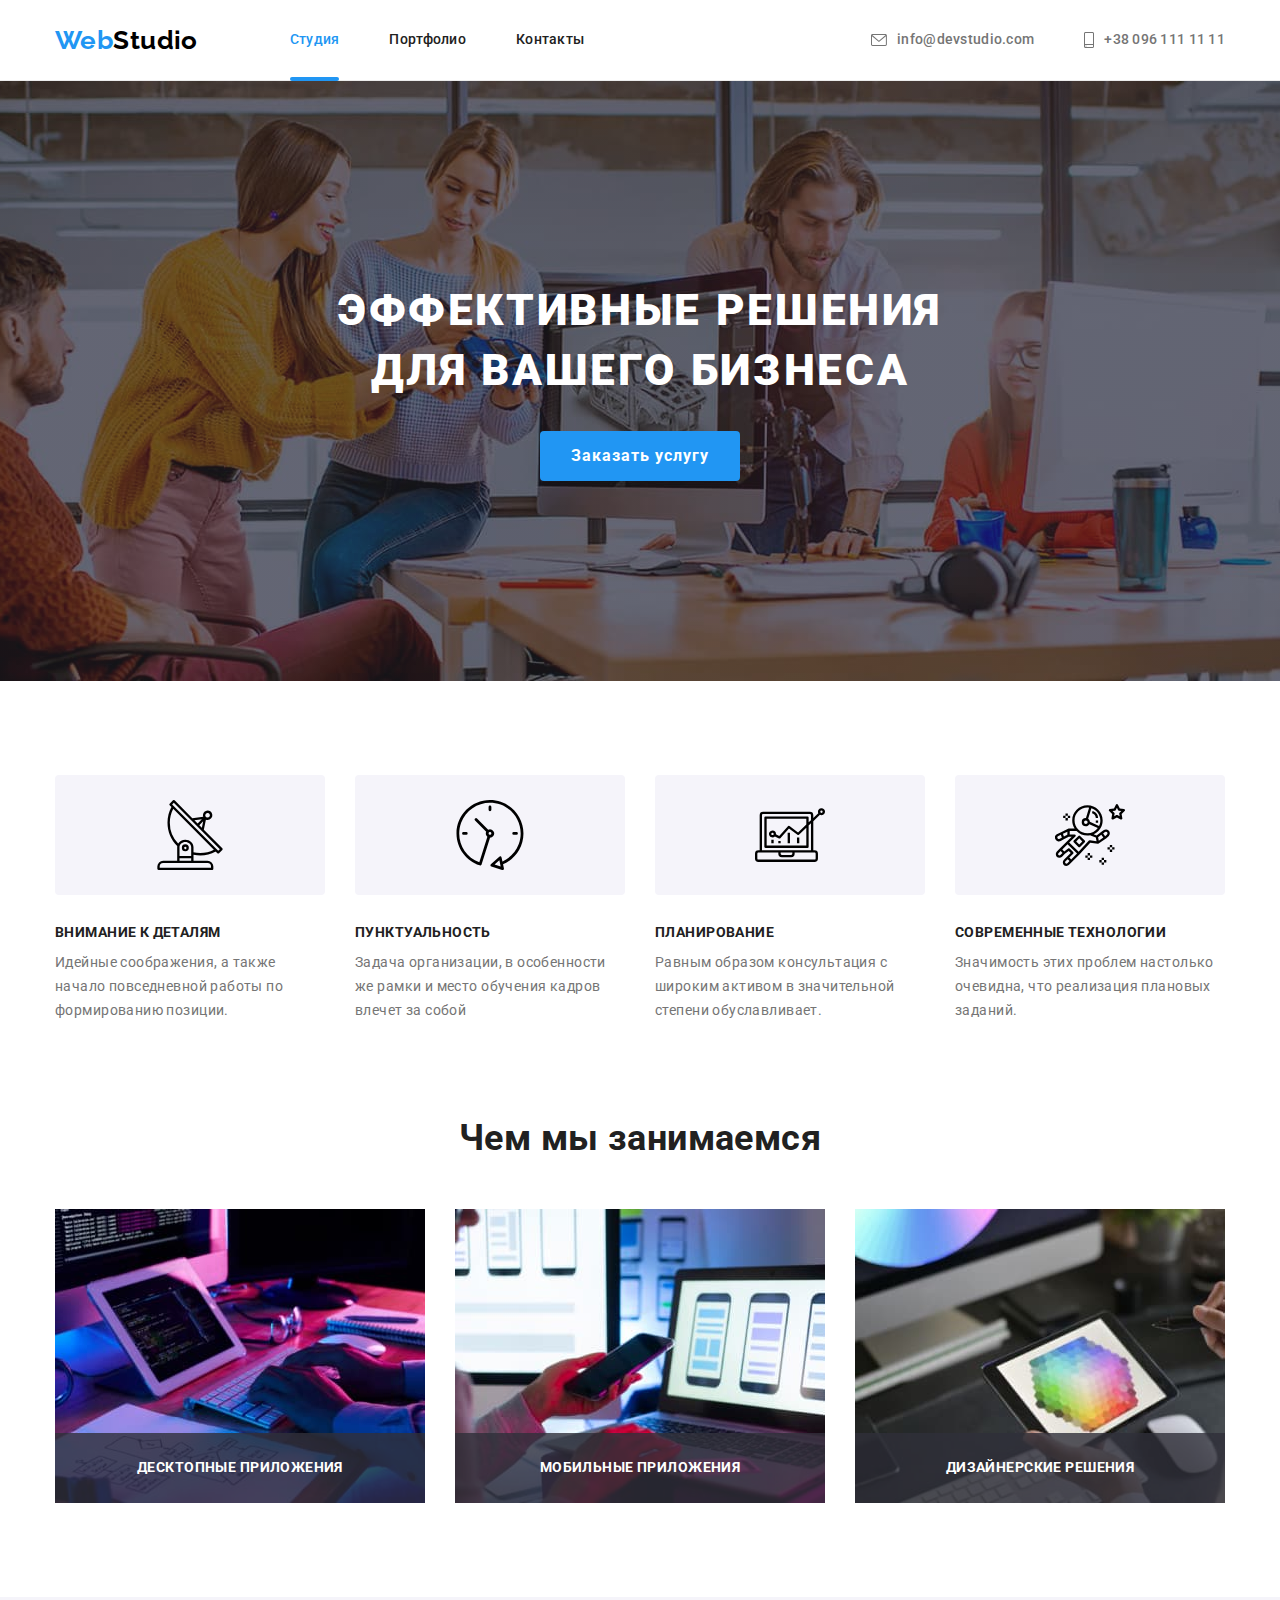
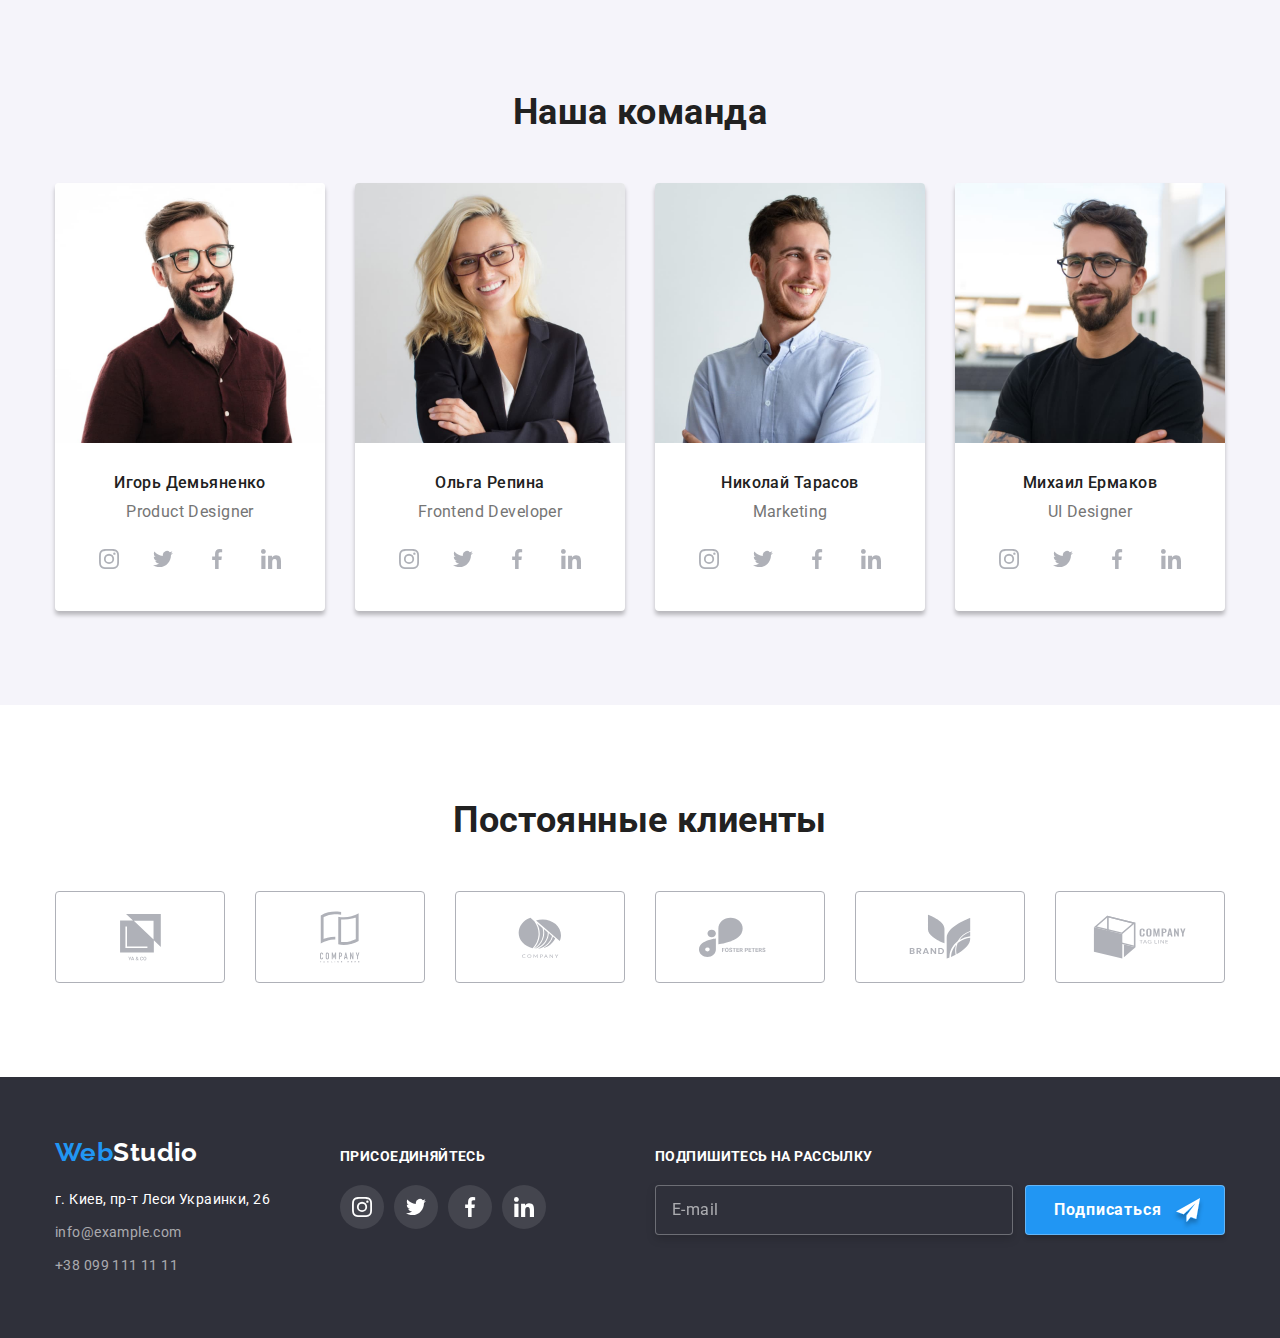
<file: index.html>
<!DOCTYPE html>
<html lang="ru">
<head>
    <meta charset="UTF-8">
    <meta name="viewport" content="width=device-width, initial-scale=1.0">
    <title>WebStudio</title>
    <link rel="preconnect" href="https://fonts.googleapis.com">
    <link rel="preconnect" href="https://fonts.gstatic.com" crossorigin>
    <link href="https://fonts.googleapis.com/css2?family=Raleway:wght@700&family=Roboto:wght@400;500;700;900&display=swap" rel="stylesheet">
    <link rel="stylesheet" href="https://cdnjs.cloudflare.com/ajax/libs/modern-normalize/1.1.0/modern-normalize.min.css">
    <link rel="stylesheet" href="./css/styles.css">
</head>
<body>
    <!-- Header -->
    <header class="header">
        <div class="conteiner main-nav">
            <nav class="navigation">
                <a class="header-logo link" href="./index.html"><span class="logo">Web</span>Studio</a>
                <ul class="navigation-list list">
                    <li class="navigation-list-item">
                        <a class="navigation-list-link link current" href="./index.html">Студия</a>
                    </li>
                    <li class="navigation-list-item">
                        <a class="navigation-list-link link" href="./portfolio.html">Портфолио</a>
                    </li>
                    <li class="navigation-list-item">
                        <a class="navigation-list-link link" href="">Контакты</a>
                    </li>
                </ul>
            </nav>
            <ul class="header-list list">
                <li class="header-list-item">
                    <a class="header-list-link link" href="mailto:info@devstudio.com">
                            <svg class="header-list-svg" width="16" height="12">
                                <use href="./images/icons.svg#envelope"></use>
                            </svg>
                        info@devstudio.com
                    </a>
                </li>
                <li class="header-list-item">
                    <a class="header-list-link link" href="tel:+380961111111">
                            <svg class="header-list-svg" width="10" height="16">
                                <use href="./images/icons.svg#smartphone"></use>
                            </svg>
                            +38 096 111 11 11
                    </a>
                </li>
            </ul>
        </div>
    </header>
    <main>
            <!-- Hero -->
        <section class="hero">
            <div class="conteiner">
                <h1 class="hero-title">Эффективные решения для вашего бизнеса</h1>
                <button class="hero-btn" type="button" data-modal-open>Заказать услугу</button>
            </div>
        </section>
        <!-- About us -->
        <section class="about-us section">
            <div class="conteiner">
                <h2 class="visually-hidden">Наши преимущества</h2>
                <ul class="about-us-list list">
                    <li class="about-us-item">
                        <div class="about-us-icon">
                            <svg class="about-us-svg" width="70" height="70">
                                <use href="./images/icons.svg#antenna"></use>
                            </svg>
                        </div>
                        <h3 class="about-us-title">Внимание к деталям</h3>
                        <p class="about-us-text">Идейные соображения, а также начало повседневной работы по формированию позиции.</p>
                    </li>
                    <li class="about-us-item">
                        <div class="about-us-icon">
                            <svg class="about-us-svg" width="70" height="70">
                                <use href="./images/icons.svg#clock"></use>
                            </svg>
                        </div>
                        <h3 class="about-us-title">Пунктуальность</h3>
                        <p class="about-us-text">Задача организации, в особенности же рамки и место обучения кадров влечет за собой</p>
                    </li>
                    <li class="about-us-item">
                        <div class="about-us-icon">
                            <svg class="about-us-svg" width="70" height="70">
                                <use href="./images/icons.svg#diagram"></use>
                            </svg>
                        </div>
                        <h3 class="about-us-title">Планирование</h3>
                        <p class="about-us-text">Равным образом консультация с широким активом в значительной степени обуславливает.</p>
                    </li>
                    <li class="about-us-item">
                        <div class="about-us-icon">
                            <svg class="about-us-svg" width="70" height="70">
                                <use href="./images/icons.svg#astronaut"></use>
                            </svg>
                        </div>
                        <h3 class="about-us-title">Современные технологии</h3>
                        <p class="about-us-text">Значимость этих проблем настолько очевидна, что реализация плановых заданий.</p>
                    </li>
                </ul>
            </div>
        </section>
        <!-- Our work -->
        <section class="our-work">
            <div class="conteiner">
                <h2 class="our-work-title">Чем мы занимаемся</h2>
                <ul class="our-work-list list">
                    <li class="our-work-item">
                        <div class="our-work-content">
                            <p class="our-work-text">Десктопные приложения</p>
                        </div>
                        <img class="our-work-img" src="./images/box1.jpg" alt="Ноутбук" width="370" height="294">
                    </li>
                    <li class="our-work-item">
                        <div class="our-work-content">
                            <p class="our-work-text">Мобильные приложения</p>
                        </div>
                        <img class="our-work-img" src="./images/box2.jpg" alt="Телефон" width="370" height="294">
                    </li>
                    <li class="our-work-item">
                        <div class="our-work-content">
                            <p class="our-work-text">Дизайнерские решения</p>
                        </div>
                        <img class="our-work-img" src="./images/box3.jpg" alt="Планшет" width="370" height="294">
                    </li>
                </ul>
            </div>
        </section>
        <!-- Our team -->
        <section class="our-team section">
            <div class="conteiner">
                <h2 class="our-team-title">Наша команда</h2>
                <ul class="our-team-list list">
                    <li class="our-team-item">
                        <img class="our-team-img" src="./images/img1.jpg" alt="Product Designer" width="270" height="260">
                        <div class="our-team-info">
                            <h3 class="our-team-name">Игорь Демьяненко</h3>
                            <p class="our-team-text" lang="en">Product Designer</p>
                            <ul class="our-team-social-icon-list list">
                                <li class="our-team-social-icon-item">
                                    <a href="" class="our-team-social-icon-link">
                                        <svg class="social-icon" width="20" height="20">
                                            <use href="./images/icons.svg#instagram"></use>
                                        </svg>
                                    </a>
                                </li>
                                <li class="our-team-social-icon-item">
                                    <a href="" class="our-team-social-icon-link">
                                        <svg class="social-icon" width="20" height="20">
                                            <use href="./images/icons.svg#twitter"></use>
                                        </svg>
                                    </a>
                                </li>
                                <li class="our-team-social-icon-item">
                                    <a href="" class="our-team-social-icon-link">
                                        <svg class="social-icon" width="20" height="20">
                                            <use href="./images/icons.svg#facebook"></use>
                                        </svg>
                                    </a>
                                </li>
                                <li class="our-team-social-icon-item">
                                    <a href="" class="our-team-social-icon-link">
                                        <svg class="social-icon" width="20" height="20">
                                            <use href="./images/icons.svg#linkedin"></use>
                                        </svg>
                                    </a>
                                </li>
                            </ul>
                        </div>
                    </li>
                    <li class="our-team-item">
                        <img class="our-team-img" src="./images/img2.jpg" alt="Frontend Developer" width="270" height="260">
                        <div class="our-team-info">
                            <h3 class="our-team-name">Ольга Репина</h3>
                            <p class="our-team-text" lang="en">Frontend Developer</p>
                            <ul class="our-team-social-icon-list list">
                                <li class="our-team-social-icon-item">
                                    <a href="" class="our-team-social-icon-link">
                                        <svg class="social-icon" width="20" height="20">
                                            <use href="./images/icons.svg#instagram"></use>
                                        </svg>
                                    </a>
                                </li>
                                <li class="our-team-social-icon-item">
                                    <a href="" class="our-team-social-icon-link">
                                        <svg class="social-icon" width="20" height="20">
                                            <use href="./images/icons.svg#twitter"></use>
                                        </svg>
                                    </a>
                                </li>
                                <li class="our-team-social-icon-item">
                                    <a href="" class="our-team-social-icon-link">
                                        <svg class="social-icon" width="20" height="20">
                                            <use href="./images/icons.svg#facebook"></use>
                                        </svg>
                                    </a>
                                </li>
                                <li class="our-team-social-icon-item">
                                    <a href="" class="our-team-social-icon-link">
                                        <svg class="social-icon" width="20" height="20">
                                            <use href="./images/icons.svg#linkedin"></use>
                                        </svg>
                                    </a>
                                </li>
                            </ul>
                        </div>
                    </li>
                    <li class="our-team-item">
                        <img class="our-team-img" src="./images/img3.jpg" alt="Marketing" width="270" height="260">
                        <div class="our-team-info">
                            <h3 class="our-team-name">Николай Тарасов</h3>
                            <p class="our-team-text" lang="en">Marketing</p>
                            <ul class="our-team-social-icon-list list">
                                <li class="our-team-social-icon-item">
                                    <a href="" class="our-team-social-icon-link">
                                        <svg class="social-icon" width="20" height="20">
                                            <use href="./images/icons.svg#instagram"></use>
                                        </svg>
                                    </a>
                                </li>
                                <li class="our-team-social-icon-item">
                                    <a href="" class="our-team-social-icon-link">
                                        <svg class="social-icon" width="20" height="20">
                                            <use href="./images/icons.svg#twitter"></use>
                                        </svg>
                                    </a>
                                </li>
                                <li class="our-team-social-icon-item">
                                    <a href="" class="our-team-social-icon-link">
                                        <svg class="social-icon" width="20" height="20">
                                            <use href="./images/icons.svg#facebook"></use>
                                        </svg>
                                    </a>
                                </li>
                                <li class="our-team-social-icon-item">
                                    <a href="" class="our-team-social-icon-link">
                                        <svg class="social-icon" width="20" height="20">
                                            <use href="./images/icons.svg#linkedin"></use>
                                        </svg>
                                    </a>
                                </li>
                            </ul>
                        </div>
                    </li>
                    <li class="our-team-item">
                        <img class="our-team-img" src="./images/img4.jpg" alt="UI Designer" width="270" height="260">
                        <div class="our-team-info">
                            <h3 class="our-team-name">Михаил Ермаков</h3>
                            <p class="our-team-text" lang="en">UI Designer</p>
                            <ul class="our-team-social-icon-list list">
                                <li class="our-team-social-icon-item">
                                    <a href="" class="our-team-social-icon-link">
                                        <svg class="social-icon" width="20" height="20">
                                            <use href="./images/icons.svg#instagram"></use>
                                        </svg>
                                    </a>
                                </li>
                                <li class="our-team-social-icon-item">
                                    <a href="" class="our-team-social-icon-link">
                                        <svg class="social-icon" width="20" height="20">
                                            <use href="./images/icons.svg#twitter"></use>
                                        </svg>
                                    </a>
                                </li>
                                <li class="our-team-social-icon-item">
                                    <a href="" class="our-team-social-icon-link">
                                        <svg class="social-icon" width="20" height="20">
                                            <use href="./images/icons.svg#facebook"></use>
                                        </svg>
                                    </a>
                                </li>
                                <li class="our-team-social-icon-item">
                                    <a href="" class="our-team-social-icon-link">
                                        <svg class="social-icon" width="20" height="20">
                                            <use href="./images/icons.svg#linkedin"></use>
                                        </svg>
                                    </a>
                                </li>
                            </ul>
                        </div>
                    </li>
                </ul>
            </div>
        </section>
        <section class="client section">
            <div class="conteiner">
            <h2 class="client-title">Постоянные клиенты</h2>
            <ul class="client-list list">
                <li class="client-item">
                    <a href="" class="client-link">
                        <svg class="client-svg" width="41" height="46.7">
                            <use href="./images/icons.svg#client-one"></use>
                        </svg>
                    </a>
                </li>
                <li class="client-item">
                    <a href="" class="client-link">
                        <svg class="client-svg" width="40" height="52">
                            <use href="./images/icons.svg#client-two"></use>
                        </svg>
                    </a>
                </li>
                <li class="client-item">
                    <a href="" class="client-link">
                        <svg class="client-svg" width="43.46" height="41.18">
                            <use href="./images/icons.svg#client-three"></use>
                        </svg>
                    </a>
                </li>
                <li class="client-item">
                    <a href="" class="client-link">
                        <svg class="client-svg" width="84.44" height="40.62">
                            <use href="./images/icons.svg#client-four"></use>
                        </svg>
                    </a>
                </li>
                <li class="client-item">
                    <a href="" class="client-link">
                        <svg class="client-svg" width="62.54" height="45.43">
                            <use href="./images/icons.svg#client-five"></use>
                        </svg>
                    </a>
                </li>
                <li class="client-item">
                    <a href="" class="client-link">
                        <svg class="client-svg" width="93.79" height="43.93">
                            <use href="./images/icons.svg#client-six"></use>
                        </svg>
                    </a>
                </li>
            </ul>
            </div>

        </section>
    </main>
 
    <!-- Footer -->
    <footer class="footer">
        <div class="conteiner footer-conteiner">
            <div class="footer-info">
                <a class="footer-logo link" href="./index.html"><span class="logo">Web</span>Studio</a>
                <address class="footer-address">
                    <ul class="footer-address-list list">
                        <li class="footer-address-item">
                            <p class="footer-address-text">г. Киев, пр-т Леси Украинки, 26</p>
                        </li>
                        <li class="footer-address-item">
                            <a class="footer-address-link link" href="mailto:info@example.com">info@example.com</a>
                        </li>
                        <li class="footer-address-item">
                            <a class="footer-address-link link" href="tel:+380991111111">+38 099 111 11 11</a>
                        </li>
                    </ul>
                
                </address> 
            </div>
            <div class="footer-social-icon">
                <p class="footer-text">Присоединяйтесь</p>
                <ul class="footer-social-icon-list list">
                    <li class="footer-social-icon-item">
                        <a href="" class="footer-social-icon-link">
                            <svg class="social-icon" width="20" height="20">
                                <use href="./images/icons.svg#instagram"></use>
                            </svg>
                        </a>
                    </li>
                    <li class="footer-social-icon-item">
                        <a href="" class="footer-social-icon-link">
                            <svg class="social-icon" width="20" height="20">
                                <use href="./images/icons.svg#twitter"></use>
                            </svg>
                        </a>
                    </li>
                    <li class="footer-social-icon-item">
                        <a href="" class="footer-social-icon-link">
                            <svg class="social-icon" width="20" height="20">
                                <use href="./images/icons.svg#facebook"></use>
                            </svg>
                        </a>
                    </li>
                    <li class="footer-social-icon-item">
                        <a href="" class="footer-social-icon-link">
                            <svg class="social-icon" width="20" height="20">
                                <use href="./images/icons.svg#linkedin"></use>
                            </svg>
                        </a>
                    </li>
                </ul>


            </div>
            <div class="footer-send">
                <p class="footer-text">Подпишитесь на рассылку</p>
                <form class="footer-form">
                    <label for="footer-name"></label>
                    <input type="email" class="footer-input" name="footer-name" id="footer-name" placeholder="E-mail">
                    <button type="submit" class="footer-btn-send"><span class="send-text">Подписаться</span></button>

                </form>

            </div>
        </div>
    </footer>
    <div class="backdrop is-hidden" data-modal>
        <div class="modal">
            <button type="button" class="close-btn" data-modal-close>
                <svg class="close-btn-svg" width="11" height="11">
                    <use href="./images/icons.svg#close"></use>
                </svg>
            </button>
            <p class="modal-title">Оставьте свои данные, мы вам перезвоним</p>
            <form class="modal-form">
                <div class="modal-form-group">
                    <label for="user-name" class="form-label"><span class="modal-form-text">Имя</span></label>
                    <div class="modal-form-part">
                        <input type="text" class="modal-input" name="user-name" id="user-name">
                        <svg class="modal-svg" width="18" height="18">
                            <use href="./images/icons.svg#person-modal"></use>
                        </svg>
                    </div>

                </div>
                <div class="modal-form-group">
                    <label for="tel" class="form-label"><span class="modal-form-text">Телефон</span></label>
                    <div class="modal-form-part">
                        <input type="tel" class="modal-input" name="tel" id="tel">
                        <svg class="modal-svg" width="18" height="18">
                            <use href="./images/icons.svg#phone-modal"></use>
                        </svg>
                    </div>

                </div>
                <div class="modal-form-group">
                    <label for="mail" class="form-label"><span class="modal-form-text">Почта</span></label>
                    <div class="modal-form-part">
                        <input type="email" class="modal-input" name="mail" id="mail">
                        <svg class="modal-svg" width="18" height="18">
                            <use href="./images/icons.svg#email-modal"></use>
                        </svg>
                    </div>

                </div>
                <div class="modal-form-group">
                    <label for="comment" class="form-label"><span class="modal-form-text">Комментарий</span></label>
                    <textarea class="modal-textarea" name="comment" id="comment" placeholder="Введите текст"></textarea>
                </div>
                <div class="modal-checkbox">
                    <input type="checkbox" class="checkbox-input" name="polyci" id="policy">
                    <label for="policy" class="checkbox-label">
                        <span class="checkbox-text">Соглашаюсь с рассылкой и принимаю <a href="" class="checkbox-link">Условия договора</a></span>
                    </label>
                        
                                  

                </div>

                <div class="modal-form-btn">
                    <button type="submit" class="modal-btn-send">Отправить</button>
                </div>

            </form>
        </div>
    </div>
    <script src="./js/modal.js"></script>
</body>
</html>
</file>
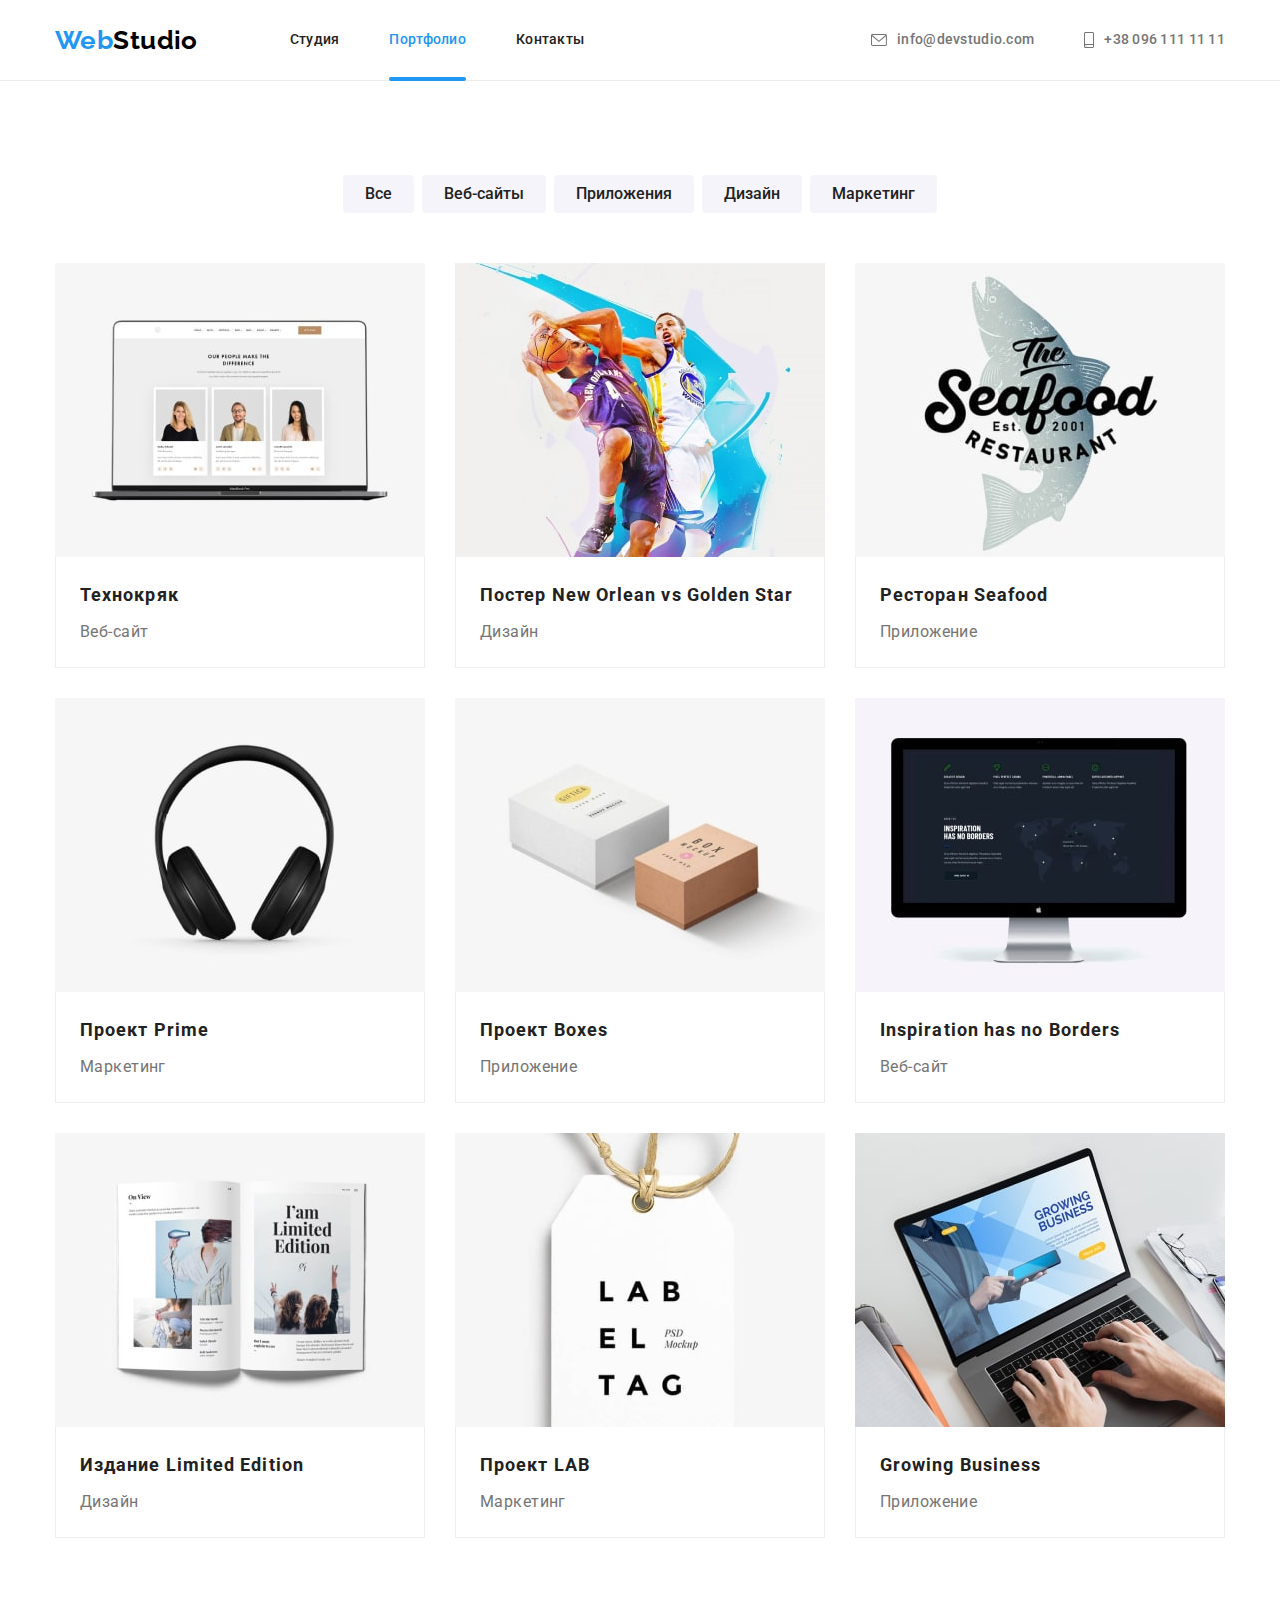
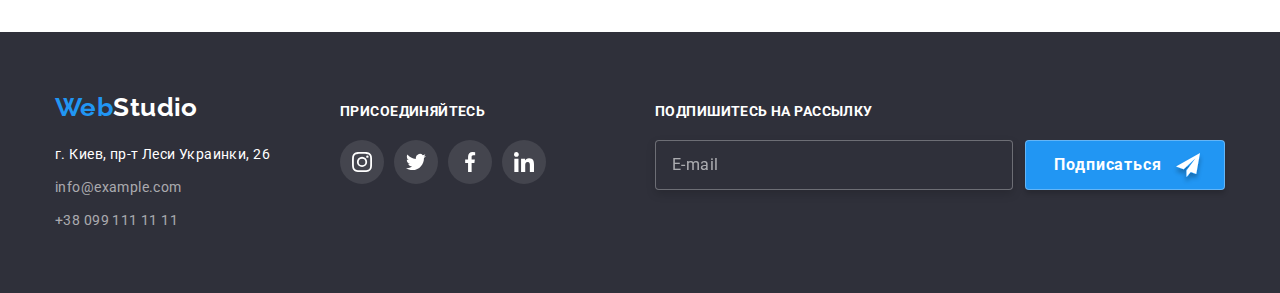
<file: portfolio.html>
<!DOCTYPE html>
<html lang="ru">
<head>
    <meta charset="UTF-8">
    <meta name="viewport" content="width=device-width, initial-scale=1.0">
    <title>WebStudio</title>
    <link rel="preconnect" href="https://fonts.googleapis.com">
    <link rel="preconnect" href="https://fonts.gstatic.com" crossorigin>
    <link href="https://fonts.googleapis.com/css2?family=Raleway:wght@700&family=Roboto:wght@400;500;700;900&display=swap" rel="stylesheet">
    <link rel="stylesheet" href="https://cdnjs.cloudflare.com/ajax/libs/modern-normalize/1.1.0/modern-normalize.min.css">
    <link rel="stylesheet" href="./css/styles.css">
</head>
<body>
     <!-- Header -->
     <header class="header">
        <div class="conteiner main-nav">
            <nav class="navigation">
                <a class="header-logo link" href="./index.html"><span class="logo">Web</span>Studio</a>
                <ul class="navigation-list list">
                    <li class="navigation-list-item">
                        <a class="navigation-list-link link" href="./index.html">Студия</a>
                    </li>
                    <li class="navigation-list-item">
                        <a class="navigation-list-link link current" href="./portfolio.html">Портфолио</a>
                    </li>
                    <li class="navigation-list-item">
                        <a class="navigation-list-link link" href="">Контакты</a>
                    </li>
                </ul>
            </nav>
            <ul class="header-list list">
                <li class="header-list-item">
                    <a class="header-list-link link" href="mailto:info@devstudio.com">
                            <svg class="header-list-svg" width="16" height="12">
                                <use href="./images/icons.svg#envelope"></use>
                            </svg>
                        info@devstudio.com
                    </a>
                </li>
                <li class="header-list-item">
                    <a class="header-list-link link" href="tel:+380961111111">
                            <svg class="header-list-svg" width="10" height="16">
                                <use href="./images/icons.svg#smartphone"></use>
                            </svg>
                            +38 096 111 11 11
                    </a>
                </li>
            </ul>
        </div>
    </header>
    <!-- Portfolio -->
    <main>
        <section class="portfolio section">
            <div class="conteiner">
                <h1 class="visually-hidden">Portfolio</h1>
                <ul class="portfolio-navigation-list list">
                    <li class="portfolio-navigation-item">
                        <button class="portfolio-btn" type="button">Все</button>
                    </li>
                    <li class="portfolio-navigation-item">
                        <button class="portfolio-btn" type="button">Веб-сайты</button>
                    </li>
                    <li class="portfolio-navigation-item">
                        <button class="portfolio-btn" type="button">Приложения</button>
                    </li>
                    <li class="portfolio-navigation-item">
                        <button class="portfolio-btn" type="button">Дизайн</button>
                    </li>
                    <li class="portfolio-navigation-item">
                        <button class="portfolio-btn" type="button">Маркетинг</button>
                    </li>
                </ul>
                <ul class="portfolio-list list">
                    <li class="portfolio-list-item">
                        <a class="portfolio-list-link link" href="">
                            <div class="portfolio-overlay">
                                <img class="portfolio-list-img" src="./images/portfolio1.jpg" alt="Компания 1" width="370" height="294">
                                <p class="portfolio-overlay-text">Ресурс предлагает комплексные предложения с разным уровнем функционала и сервисов. Все это позволит посетителю получить исчерпывающие сведения о компании или частном лице.</p>

                            </div>
                            
                            <div class="portfolio-list-info">
                                <h2 class="portfolio-list-title">Технокряк</h2>
                                <p class="portfolio-list-text">Веб-сайт</p>
                            </div>
                        </a>
                    </li>
                    <li class="portfolio-list-item">
                        <a class="portfolio-list-link link" href="">
                            <div class="portfolio-overlay">
                                <img class="portfolio-list-img" src="./images/portfolio2.jpg" alt="Компания 2" width="370" height="294">
                                <p class="portfolio-overlay-text">Ресурс предлагает комплексные предложения с разным уровнем функционала и сервисов. Все это позволит посетителю получить исчерпывающие сведения о компании или частном лице.</p>

                            </div>
                            
                            <div class="portfolio-list-info">
                                <h2 class="portfolio-list-title">Постер New Orlean vs Golden Star</h2>
                                <p class="portfolio-list-text">Дизайн</p>
                            </div>
                        </a>
                    </li>
                    <li class="portfolio-list-item">
                        <a class="portfolio-list-link link" href="">
                            <div class="portfolio-overlay">
                                <img class="portfolio-list-img" src="./images/portfolio3.jpg" alt="Компания 3" width="370" height="294">
                                <p class="portfolio-overlay-text">Ресурс предлагает комплексные предложения с разным уровнем функционала и сервисов. Все это позволит посетителю получить исчерпывающие сведения о компании или частном лице.</p>

                            </div>
                            <div class="portfolio-list-info">
                                <h2 class="portfolio-list-title">Ресторан Seafood</h2>
                                <p class="portfolio-list-text">Приложение</p>
                            </div>
                        </a>
                    </li>
                    <li class="portfolio-list-item">
                        <a class="portfolio-list-link link" href="">
                            <div class="portfolio-overlay">
                                <img class="portfolio-list-img" src="./images/portfolio4.jpg" alt="Компания 4" width="370" height="294">
                                <p class="portfolio-overlay-text">Ресурс предлагает комплексные предложения с разным уровнем функционала и сервисов. Все это позволит посетителю получить исчерпывающие сведения о компании или частном лице.</p>

                            </div>
                           
                            <div class="portfolio-list-info">
                                <h2 class="portfolio-list-title">Проект Prime</h2>
                                <p class="portfolio-list-text">Маркетинг</p>
                            </div>
                        </a>
                    </li>
                    <li class="portfolio-list-item">
                        <a class="portfolio-list-link link" href="">
                            <div class="portfolio-overlay">
                                <img class="portfolio-list-img" src="./images/portfolio5.jpg" alt="Компания 5" width="370" height="294">
                                <p class="portfolio-overlay-text">Ресурс предлагает комплексные предложения с разным уровнем функционала и сервисов. Все это позволит посетителю получить исчерпывающие сведения о компании или частном лице.</p>

                            </div>
                            
                            <div class="portfolio-list-info">
                                <h2 class="portfolio-list-title">Проект Boxes</h2>
                                <p class="portfolio-list-text">Приложение</p>
                            </div>
                        </a>
                    </li>
                    <li class="portfolio-list-item">
                        <a class="portfolio-list-link link" href="">
                            <div class="portfolio-overlay">
                                <img class="portfolio-list-img" src="./images/portfolio6.jpg" alt="Компания 6" width="370" height="294">
                                <p class="portfolio-overlay-text">Ресурс предлагает комплексные предложения с разным уровнем функционала и сервисов. Все это позволит посетителю получить исчерпывающие сведения о компании или частном лице.</p>

                            </div>
                            
                            <div class="portfolio-list-info">
                                <h2 class="portfolio-list-title">Inspiration has no Borders</h2>
                                <p class="portfolio-list-text">Веб-сайт</p>
                            </div>
                        </a>
                    </li>
                    <li class="portfolio-list-item">
                        <a class="portfolio-list-link link" href="">
                            <div class="portfolio-overlay">
                                <img class="portfolio-list-img" src="./images/portfolio7.jpg" alt="Компания 7" width="370" height="294">
                                <p class="portfolio-overlay-text">Ресурс предлагает комплексные предложения с разным уровнем функционала и сервисов. Все это позволит посетителю получить исчерпывающие сведения о компании или частном лице.</p>

                            </div>
                            
                            <div class="portfolio-list-info">
                                <h2 class="portfolio-list-title">Издание Limited Edition</h2>
                                <p class="portfolio-list-text">Дизайн</p>
                            </div>
                        </a>
                    </li>
                    <li class="portfolio-list-item">
                        <a class="portfolio-list-link link" href="">
                            <div class="portfolio-overlay">
                                <img class="portfolio-list-img" src="./images/portfolio8.jpg" alt="Компания 8" width="370" height="294">
                                <p class="portfolio-overlay-text">Ресурс предлагает комплексные предложения с разным уровнем функционала и сервисов. Все это позволит посетителю получить исчерпывающие сведения о компании или частном лице.</p>

                            </div>
                            
                            <div class="portfolio-list-info">
                                <h2 class="portfolio-list-title">Проект LAB</h2>
                                <p class="portfolio-list-text">Маркетинг</p>
                            </div>
                        </a>
                    </li>
                    <li class="portfolio-list-item">
                        <a class="portfolio-list-link link" href="">
                            <div class="portfolio-overlay">
                                <img class="portfolio-list-img" src="./images/portfolio9.jpg" alt="Компания 9" width="370" height="294">
                                <p class="portfolio-overlay-text">Ресурс предлагает комплексные предложения с разным уровнем функционала и сервисов. Все это позволит посетителю получить исчерпывающие сведения о компании или частном лице.</p>

                            </div>
                            
                            <div class="portfolio-list-info">
                                <h2 class="portfolio-list-title">Growing Business</h2>
                                <p class="portfolio-list-text">Приложение</p>
                            </div>
                        </a>
                    </li>
                </ul>
            </div>

        </section>
    </main>
    <!-- footer -->
    <footer class="footer">
        <div class="conteiner footer-conteiner">
            <div class="footer-info">
                <a class="footer-logo link" href="./index.html"><span class="logo">Web</span>Studio</a>
                <address class="footer-address">
                    <ul class="footer-address-list list">
                        <li class="footer-address-item">
                            <p class="footer-address-text">г. Киев, пр-т Леси Украинки, 26</p>
                        </li>
                        <li class="footer-address-item">
                            <a class="footer-address-link link" href="mailto:info@example.com">info@example.com</a>
                        </li>
                        <li class="footer-address-item">
                            <a class="footer-address-link link" href="tel:+380991111111">+38 099 111 11 11</a>
                        </li>
                    </ul>
                
                </address> 
            </div>
            <div class="footer-social-icon">
                <p class="footer-text">Присоединяйтесь</p>
                <ul class="footer-social-icon-list list">
                    <li class="footer-social-icon-item">
                        <a href="" class="footer-social-icon-link">
                            <svg class="social-icon" width="20" height="20">
                                <use href="./images/icons.svg#instagram"></use>
                            </svg>
                        </a>
                    </li>
                    <li class="footer-social-icon-item">
                        <a href="" class="footer-social-icon-link">
                            <svg class="social-icon" width="20" height="20">
                                <use href="./images/icons.svg#twitter"></use>
                            </svg>
                        </a>
                    </li>
                    <li class="footer-social-icon-item">
                        <a href="" class="footer-social-icon-link">
                            <svg class="social-icon" width="20" height="20">
                                <use href="./images/icons.svg#facebook"></use>
                            </svg>
                        </a>
                    </li>
                    <li class="footer-social-icon-item">
                        <a href="" class="footer-social-icon-link">
                            <svg class="social-icon" width="20" height="20">
                                <use href="./images/icons.svg#linkedin"></use>
                            </svg>
                        </a>
                    </li>
                </ul>


            </div>
            <div class="footer-send">
                <p class="footer-text">Подпишитесь на рассылку</p>
                <form class="footer-form">
                    <label for="footer-name"></label>
                    <input type="email" class="footer-input" name="footer-name" id="footer-name" placeholder="E-mail">
                    <button type="submit" class="footer-btn-send"><span class="send-text">Подписаться</span></button>

                </form>

            </div>
        </div>
    </footer>
    
</body>
</html>
</file>
<file: css/styles.css>
:root {
    --accent-color: #2196F3;
    --main-color: #212121; 
    --second-color: #757575;
    --next-color: #FFFFFF;
    --primary-black-color: #000000;
    --bg-color:#2F303A;
    --second-bg-color: #F5F4FA;
    --address-link-color: rgba(255, 255, 255, 0.6);
    --border-color: #EEEEEE;
}
 
body {
    font-family: 'Roboto',  Tahoma, sans-serif;
    color: var( --main-color);
    background-color: var(--next-color);
    letter-spacing: 0.03em;
    font-size: 14px;
}
p, h1, h2, h3, h4, h5, h6 {
    margin: 0;
}
ul {
    padding-left: 0;
    margin: 0;
}
img{
    display: block;
    max-width: 100%;
    height: auto;
}
.link {
    text-decoration: none;
}
.list {
    list-style: none;
}
.visually-hidden {
    position: absolute;
    white-space: nowrap;
    width: 1px;
    height: 1px;
    overflow: hidden;
    border: 0;
    padding: 0;
    clip: rect(0 0 0 0);
    clip-path: inset(50%);
    margin: -1px;
  }
 
.conteiner{
    width: 1200px;
    padding-left: 15px;
    padding-right: 15px;
    margin: 0 auto;

}
.section{
    padding-top: 94px;
    padding-bottom: 94px;
}
.header{
    border-bottom: 1px solid #ECECEC;
}

.header-logo {
    margin-right: 92px;

    font-family: 'Raleway';
    font-weight: 700;
    font-size: 26px;
    line-height: 1.19;
    color: var(--primary-black-color);

}
.logo {
    color: var(--accent-color);
}
.main-nav{
    display: flex;
    align-items: center;
    justify-content: space-between;
}
.navigation{
    display: flex;
    align-items: center;
}
.navigation-list{
    display: flex;
}
.navigation-list-item:not(:last-child){
    margin-right: 50px;
}
.navigation-list-link {
    position: relative;
    display: block;
    padding-top: 32px;
    padding-bottom: 32px;
    

    font-weight: 500;
    line-height: 1.14;
    letter-spacing: 0.02em;
    color: var( --main-color);

    transition: color 250ms cubic-bezier(0.4, 0, 0.2, 1);
}
.current {
    color: var(--accent-color);
}
.current::after{
    content: "";
    display: block;
    position: absolute;
    bottom: -1px;
    height: 4px;
    width: 100%;
    border-radius: 2px;
    background-color: var(--accent-color);
}
.header-list{
    display: flex;
}
.header-list-item:not(:last-child){
    margin-right: 50px;
}

.header-list-link{
    display: flex;
    align-items: center;
    padding-top: 32px;
    padding-bottom: 32px;

    font-weight: 500;
    line-height: 1.14;
    letter-spacing: 0.02em;
    color: var( --second-color);
    fill: var(--second-color);
    
    transition: color 250ms cubic-bezier(0.4, 0, 0.2, 1),
                fill 250ms cubic-bezier(0.4, 0, 0.2, 1);

}
.navigation-list-link:hover,
.navigation-list-link:focus{
    color: var(--accent-color);
}
.header-list-svg{
    margin-right: 10px;
    
}

.header-list-link:hover,
.header-list-link:focus{
    color: var(--accent-color);
    fill: var(--accent-color);
    
}


.hero{
    padding-top: 200px;
    padding-bottom: 200px;
    text-align: center;

    height: 600px;
    max-width: 1600px;
    margin-left: auto;
    margin-right: auto;
    background-color: var(--bg-color);
    background-image: linear-gradient(rgba(47, 48, 58, 0.4), rgba(47, 48, 58, 0.4)), url(../images/hero.jpg);
    background-repeat: no-repeat;
    background-size: cover;
    background-position: center;
    
 }
.hero-title{
    width: 696px;
    margin: 0 auto;
    margin-bottom: 30px;
    font-weight: 900;
    font-size: 44px;
    line-height: 1.36;
    letter-spacing: 0.06em;
    text-transform: uppercase;
    color: var(--next-color);
}
.hero-btn{
    text-align: center;
    border: none;
    border-radius: 4px;
    
    background-color: var(--accent-color);
    font-family: 'Roboto';
    font-weight: 700;
    font-size: 16px;
    line-height: 1.88;
    letter-spacing: 0.06em;
    color: var(--next-color);
    cursor: pointer;
    
    min-width: 200px;
    height: 50px;

}
.about-us-list{
    display: flex;
}
.about-us-item{
    width: 270px;
}
.about-us-item:not(:last-child){
    margin-right: 30px;
}
.about-us-icon{
    display: flex;
    justify-content: center;
    align-items: center;
    height: 120px;
    background-color: #F5F4FA;
    border-radius: 4px;
    margin-bottom: 30px;
}
.about-us-title{
    margin-bottom: 10px;

    font-size: 14px;
    line-height: 1.14;
    text-transform: uppercase;
}
.about-us-text{
    line-height: 1.71;
    color: var(--second-color);
}
.our-work{
    padding-bottom: 94px;
}
.our-work-list{
    display: flex;
}
.our-work-item:not(:last-child){
margin-right: 30px;
}
.our-work-item{
    position: relative;
}
.our-work-content{
    display: flex;
    justify-content: center;
    align-items: center;
    position: absolute;
    bottom: 0;
    left: 0;
    width: 100%;
    height: 70px;
    background-color: rgba(47, 48, 58, 0.8);
    
}
.our-work-text{
    font-weight: 700;
    line-height: 1.14;
    text-transform: uppercase;

    color: #FFFFFF;

}
.our-work-title,
.our-team-title,
.client-title{
    margin-bottom: 50px;
    font-size: 36px;
    line-height: 1.17;
    text-align: center;
}
.our-team{
    background-color:#F5F4FA;
}
.our-team-list{
    display: flex;
}
.our-team-item{
    width: 270px;
    border-radius: 4px;
    overflow: hidden;
    background-color: #fff;
    box-shadow: 0px 4px 4px 0px rgba(0, 0, 0, 0.25);
}
.our-team-item:not(:last-child){
    margin-right: 30px;
}
.our-team-info{
    padding-top: 30px;
    padding-bottom: 30px;
    padding-right: 32px;
    padding-left: 32px;
    text-align: center;
}
.our-team-name{
    margin-bottom: 10px;
    font-weight: 500;
    font-size: 16px;
    line-height: 1.19;
}

.our-team-text{
    font-size: 16px;
    line-height: 1.19;
    color: var(--second-color);
}
.our-team-social-icon-list{
    display: flex;
    justify-content: space-between;
    margin-top: 16px;
}
.our-team-social-icon-link{
    display: flex;
    justify-content: center;
    align-items: center;
    width: 44px;
    height: 44px;
    border-radius: 50%;
    fill: #AFB1B8; 

    transition: background-color 250ms cubic-bezier(0.4, 0, 0.2, 1),
                fill 250ms cubic-bezier(0.4, 0, 0.2, 1);
}

.our-team-social-icon-link:hover,
.our-team-social-icon-link:focus{
    background-color: var(--accent-color);
    fill: var(--next-color);
}
.client-list{
    display: flex;
}
.client-link{
    display: flex;
    justify-content: center;
    align-items: center;
    width: 170px;
    height: 92px;
    border-radius: 4px;
    fill: #AFB1B8; 
    border: 1px solid #AFB1B8;

    transition: border 250ms cubic-bezier(0.4, 0, 0.2, 1),
                fill 250ms cubic-bezier(0.4, 0, 0.2, 1);
}
.client-link:hover,
.client-link:focus{
    border: 1px solid var(--accent-color);
    fill: var(--accent-color);
}
.client-item:not(:last-child){
    margin-right: 30px;
}
.footer{
    background-color: var(--bg-color);
    padding-top: 60px;
    padding-bottom: 60px;
    }
.footer-conteiner{
    display: flex;
    align-items: baseline;
    }
.footer-logo {
    font-family: 'Raleway';
    font-weight: 700;
    font-size: 26px;
    line-height: 1.19;
    color: var(--next-color);

}
.logo {
    color: var(--accent-color);
}

.footer-address{
    margin-top: 20px;
}
.footer-address-item:not(:last-child){
    margin-bottom: 9px;
}
.footer-address-text{
    font-style: normal;
    line-height: 1.71;
    color: var(--next-color);

}
.footer-address-link{
    font-style: normal;
    line-height: 1.71;
    color: var(--address-link-color);
}

.footer-text{
    font-weight: 700;
    line-height: 1.14;
    text-transform: uppercase;
    color: #FFFFFF;
    margin-bottom: 20px;

}
.footer-social-icon{
    margin-left: 70px;
    margin-right: auto;
}
.footer-social-icon-list{
    display: flex;
}
.footer-social-icon-item:not(:last-child){
    margin-right: 10px;
}
.footer-social-icon-link{
    display: flex;
    justify-content: center;
    align-items: center;
    width: 44px;
    height: 44px;
    border-radius: 50%;
    fill: var(--next-color);
    background-color: rgba(255, 255, 255, 0.1);

    transition: background-color 250ms cubic-bezier(0.4, 0, 0.2, 1);
}
.footer-social-icon-link:hover,
.footer-social-icon-link:focus{
    background-color: var(--accent-color);
}
.footer-form{
    display: flex;
}
.footer-form input::placeholder{
    font-family: 'Roboto';
font-style: normal;
font-weight: 400;
font-size: 16px;
line-height: 1.25;
align-items: center;
letter-spacing: 0.03em;

color: rgba(255, 255, 255, 0.6);

}
.footer-input{
    width: 358px;
    height: 50px;
    border: 1px solid rgba(255, 255, 255, 0.3);
    filter: drop-shadow(0px 4px 4px rgba(0, 0, 0, 0.15));
    border-radius: 4px;
    background-color: var(--bg-color);
    padding-left: 16px;
    color: var(--next-color);
}
.footer-btn-send{
    min-width: 200px;
    height: 50px;
    background-color: var(--accent-color);
    color: var(--next-color);
    cursor: pointer;
    border: 1px solid rgba(255, 255, 255, 0.3);
    box-shadow: 0px 4px 4px rgba(0, 0, 0, 0.15);
    border-radius: 4px;
    margin-left: 12px;
}
.send-text{
    font-family: 'Roboto';
    font-weight: 700;
    font-size: 16px;
    line-height: 1.88;
    letter-spacing: 0.06em;
       
    display: flex;
    justify-content: center;
    align-items: center;
     
}
.send-text::after{
    content: url(../images/icon-send.svg);
    
    width: 24px;
    height: 24px;
    margin-left: 10px;
       
}
.backdrop{
    position: fixed;
    width: 100%;
    height: 100%;
    top: 0;
    left: 0;
    background-color: rgba(0, 0, 0, 0.2);
    opacity: 1;
    transition: opacity 250ms cubic-bezier(0.4, 0, 0.2, 1);
    
    
}
.modal{
    width: 528px;
    
    background-color: #fff;
    border-radius: 4px;
    box-shadow: (0px 4px 4px rgba(0, 0, 0, 0.25));

    position: absolute;
    top: 50%;
    left: 50%;
    transform: translate(-50%, -50%) scale(1,1);
    transition: transform 250ms cubic-bezier(0.4, 0, 0.2, 1);
    
    padding: 40px;
    
}
.close-btn{
    position: absolute;
    top: 8px;
    right: 8px;
    display: flex;
    justify-content: center;
    align-items: center;
    width: 30px;
    height: 30px;
    
    background-color: #fff;
    border-radius: 50%;
    border: 1px solid rgba(0, 0, 0, 0.1);
    transition: fill 250ms cubic-bezier(0.4, 0, 0.2, 1);
}
.close-btn:hover,
.close-btn:focus{
   fill: var(--accent-color);
}
.modal-title{
font-weight: 700;
font-size: 20px;
line-height: 1.15;
text-align: center;
margin-bottom: 12px;
    
}
.modal-form{
    width: 448px;
}
.modal-form-group{
    display: flex;
    flex-direction: column;
}
.modal-form-group:not(:last-child){
    margin-bottom: 10px;
}
.modal-form-group:last-child{

    margin-bottom: 20px;    
}
.modal-form-text{
    font-size: 12px;
    line-height: 1.17;
    letter-spacing: 0.01em;
    margin-bottom: 4px;

    color: var(--second-color);

}
.modal-form-part{
    position: relative;
}
.modal-input{
    padding: 11px 42px;
    border: 1px solid rgba(33, 33, 33, 0.2);
    border-radius: 4px;
    width: 100%;
    transition: outline-color 250ms cubic-bezier(0.4, 0, 0.2, 1);

}
.modal-svg{
    position: absolute;
    top: 50%;
    left: 12px;
    transform: translateY(-50%);
    transition: fill 250ms cubic-bezier(0.4, 0, 0.2, 1);
}
.modal-textarea:focus,
.modal-input:focus{
   outline-color: var(--accent-color);
}

.modal-input:focus +.modal-svg{
    fill: var(--accent-color);
}
.modal-textarea{
    resize: none;
    width: 100%;
    height: 120px;
    border: 1px solid rgba(33, 33, 33, 0.2);
    border-radius: 4px; 
    padding: 12px 16px;
    transition: outline-color 250ms cubic-bezier(0.4, 0, 0.2, 1);

}
.modal-textarea::placeholder{
    font-family: 'Roboto';
    font-style: normal;
    font-weight: 400;
    font-size: 12px;
    line-height: 14px;
    letter-spacing: 0.01em;


    color: rgba(117, 117, 117, 0.5);
}

.checkbox-input{
    position: absolute;
    width: 1px;
    height: 1px;
    margin: -1px;
    border: 0;
    padding: 0;
    clip: rect(0 0 0 0);
    overflow: hidden;
}

.checkbox-text{
    line-height: 1.71;
    color: #757575;
}
.checkbox-link{
    line-height: 1.71;
    color: var(--accent-color);
    text-decoration-line: underline;

}
.checkbox-text::before{
    content: " ";
    display: inline-block;
    width: 16px;
    height: 15px;
    margin-right: 8px;
    border: 2px solid #212121;
    vertical-align: middle;
   
}
.checkbox-input:checked + .checkbox-label .checkbox-text::before{
    background-color: var(--accent-color);
    background-image: url(../images/iconcheck.svg);
    border: 2px solid var(--accent-color);
}
.modal-checkbox{
    text-align: center;
}
.modal-form-btn{
    text-align: center;
    margin-top: 30px;
}
.modal-btn-send{
    text-align: center;
    border: none;
    border-radius: 4px;
    
    background-color: var(--accent-color);
    box-shadow: 0px 4px 4px rgba(0, 0, 0, 0.15);
    font-family: 'Roboto';
    font-weight: 700;
    font-size: 16px;
    line-height: 1.88;
    letter-spacing: 0.06em;
    color: var(--next-color);
    cursor: pointer;
    
    min-width: 200px;
    height: 50px;
    transition: background-color 250ms cubic-bezier(0.4, 0, 0.2, 1);

}
.modal-btn-send:hover,
.modal-btn-send:focus{
    background-color: #188CE8;
}
.is-hidden{
    opacity: 0;
    visibility: hidden;
    pointer-events: none;
}
.is-hidden .modal{
    transform: translate(-50%, -50%) scale(0.1,0.1);
}

.portfolio-navigation-list{
    display: flex;
    justify-content: center;
    margin-bottom: 50px;
}
.portfolio-navigation-item:not(:last-child){
    margin-right: 8px;
}
.portfolio-btn{
    cursor: pointer;
    border: none;
    border-radius: 4px;
    padding: 6px 22px;
    font-family: 'Roboto';
    font-weight: 500;
    font-size: 16px;
    line-height: 1.62;
    color: var(--main-color);
    background-color: var(--second-bg-color);
    transition: background-color 250ms cubic-bezier(0.4, 0, 0.2, 1),
                color 250ms cubic-bezier(0.4, 0, 0.2, 1),
                box-shadow 250ms cubic-bezier(0.4, 0, 0.2, 1);


}
.portfolio-btn:hover,
.portfolio-btn:focus{
    color: var(--next-color);
    background-color: var(--accent-color);
    box-shadow: 0px 4px 4px 0px rgba(0, 0, 0, 0.25);
}

.portfolio-list{
    display: flex;
    flex-wrap: wrap;

    margin-left: -30px;
    margin-top: -30px;
}
.portfolio-list-item{
    flex-basis: calc(100%/3-30px);
    margin-left: 30px;
    margin-top: 30px;

}
.portfolio-list-link{
    display: block;

    transition: overflow 250ms cubic-bezier(0.4, 0, 0.2, 1),
                border-radius 250ms cubic-bezier(0.4, 0, 0.2, 1),
                box-shadow 250ms cubic-bezier(0.4, 0, 0.2, 1);
}
.portfolio-list-link:hover,
.portfolio-list-link:focus{
    overflow: hidden;
    border-radius: 4px;
    box-shadow: 0px 4px 4px 0px rgba(0, 0, 0, 0.25);
}
.portfolio-overlay{
    position: relative;
    overflow: hidden;
    
}
.portfolio-overlay-text{
    position: absolute;
    left: 0;
    top: 0;
    width: 100%;
    height: 100%;
    padding: 63px 24px;
    background-color: rgba(33, 150, 243, 0.9);

    font-size: 18px;
    line-height: 1.56;
    letter-spacing: 0.03em;
    color: #FFFFFF;
    transform: translateY(101%);
    transition: transform 250ms cubic-bezier(0.4, 0, 0.2, 1);
    
}
.portfolio-list-link:hover .portfolio-overlay-text{
    transform: translateY(0);
}

.portfolio-list-info{
    padding: 20px 24px;
    border-right: 1px solid var(--border-color);
    border-bottom: 1px solid var(--border-color);
    border-left: 1px solid var(--border-color);
    
}
.portfolio-list-title{
    margin-bottom: 4px;

    font-weight: 700;
    font-size: 18px;
    line-height: 2;
    letter-spacing: 0.06em;
    color: var(--main-color)

}
.portfolio-list-text{
    font-size: 16px;
    line-height: 1.88;
    color: var(--second-color);
}
</file>
